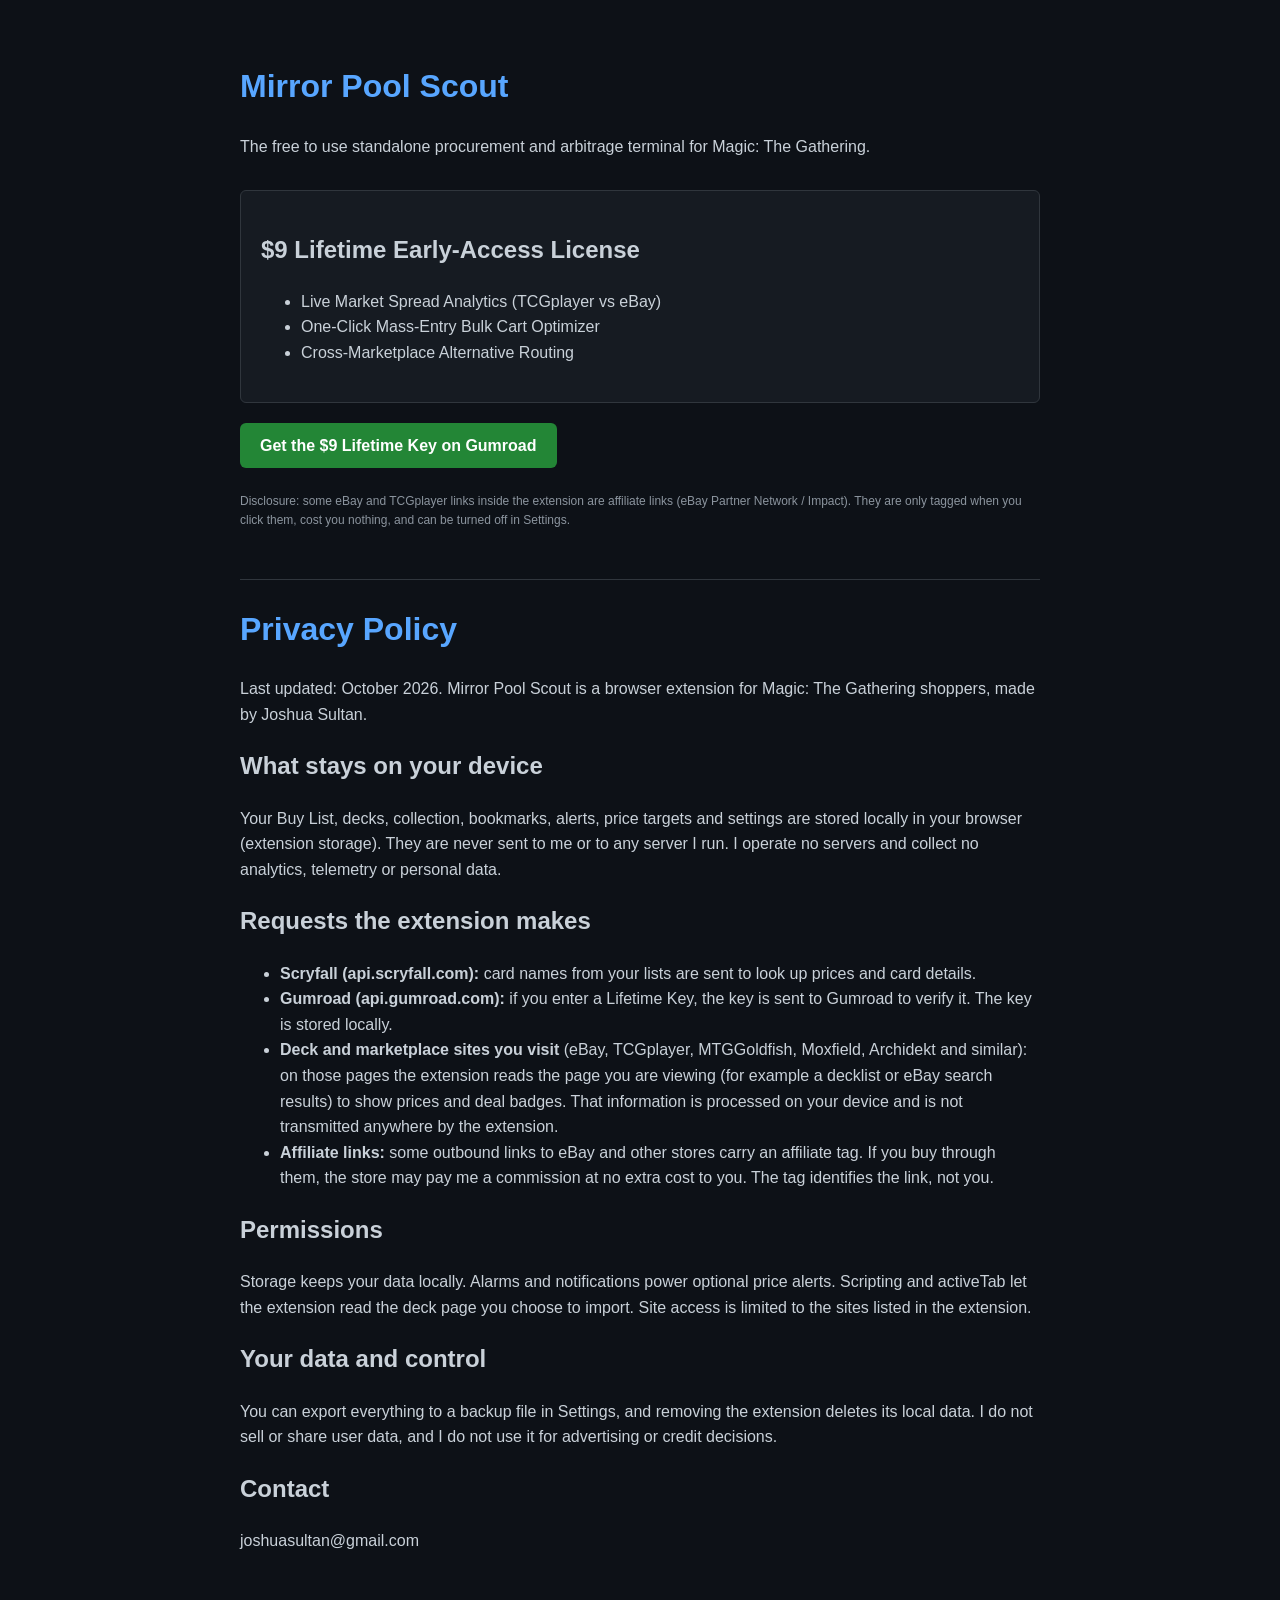
<file: docs/index.html>
<!DOCTYPE html>
<html lang="en">
<head>
    <meta charset="UTF-8">
    <meta name="viewport" content="width=device-width, initial-scale=1.0">
    <title>Mirror Pool Scout - MTG Arbitrage Terminal</title>
    <style>
        body { font-family: -apple-system, BlinkMacSystemFont, "Segoe UI", Roboto, Helvetica, Arial, sans-serif; background: #0d1117; color: #c9d1d9; margin: 0; padding: 40px; line-height: 1.6; }
        .container { max-width: 800px; margin: 0 auto; }
        h1 { color: #58a6ff; }
        .btn { display: inline-block; padding: 10px 20px; background: #238636; color: #fff; text-decoration: none; border-radius: 6px; font-weight: bold; margin-top: 20px; }
        .btn:hover { background: #2ea043; }
        .features { background: #161b22; padding: 20px; border-radius: 6px; margin-top: 30px; border: 1px solid #30363d; }
    </style>
</head>
<body>
    <div class="container">
        <h1>Mirror Pool Scout</h1>
        <p>The free to use standalone procurement and arbitrage terminal for Magic: The Gathering.</p>
        
        <div class="features">
            <h2>$9 Lifetime Early-Access License</h2>
            <ul>
                <li>Live Market Spread Analytics (TCGplayer vs eBay)</li>
                <li>One-Click Mass-Entry Bulk Cart Optimizer</li>
                <li>Cross-Marketplace Alternative Routing</li>
            </ul>
        </div>
        
        <a href="https://mrjoshua.gumroad.com/l/mirrorpoolscout" class="btn" rel="noopener">Get the $9 Lifetime Key on Gumroad</a>
        <p style="font-size:12px;color:#8b949e;margin-top:24px;">Disclosure: some eBay and TCGplayer links inside the extension are affiliate links (eBay Partner Network / Impact). They are only tagged when you click them, cost you nothing, and can be turned off in Settings.</p>

        <div id="privacy" style="margin-top:48px;padding-top:24px;border-top:1px solid #30363d;">
<h1 style="margin-top:0">Privacy Policy</h1>
<p>Last updated: October 2026. Mirror Pool Scout is a browser extension for Magic: The Gathering shoppers, made by Joshua Sultan.</p>
<h2>What stays on your device</h2>
<p>Your Buy List, decks, collection, bookmarks, alerts, price targets and settings are stored locally in your browser (extension storage). They are never sent to me or to any server I run. I operate no servers and collect no analytics, telemetry or personal data.</p>
<h2>Requests the extension makes</h2>
<ul>
<li><strong>Scryfall (api.scryfall.com):</strong> card names from your lists are sent to look up prices and card details.</li>
<li><strong>Gumroad (api.gumroad.com):</strong> if you enter a Lifetime Key, the key is sent to Gumroad to verify it. The key is stored locally.</li>
<li><strong>Deck and marketplace sites you visit</strong> (eBay, TCGplayer, MTGGoldfish, Moxfield, Archidekt and similar): on those pages the extension reads the page you are viewing (for example a decklist or eBay search results) to show prices and deal badges. That information is processed on your device and is not transmitted anywhere by the extension.</li>
<li><strong>Affiliate links:</strong> some outbound links to eBay and other stores carry an affiliate tag. If you buy through them, the store may pay me a commission at no extra cost to you. The tag identifies the link, not you.</li>
</ul>
<h2>Permissions</h2>
<p>Storage keeps your data locally. Alarms and notifications power optional price alerts. Scripting and activeTab let the extension read the deck page you choose to import. Site access is limited to the sites listed in the extension.</p>
<h2>Your data and control</h2>
<p>You can export everything to a backup file in Settings, and removing the extension deletes its local data. I do not sell or share user data, and I do not use it for advertising or credit decisions.</p>
<h2>Contact</h2>
<p>joshuasultan@gmail.com</p>
</div>
    </div>
</body>
</html>
</file>
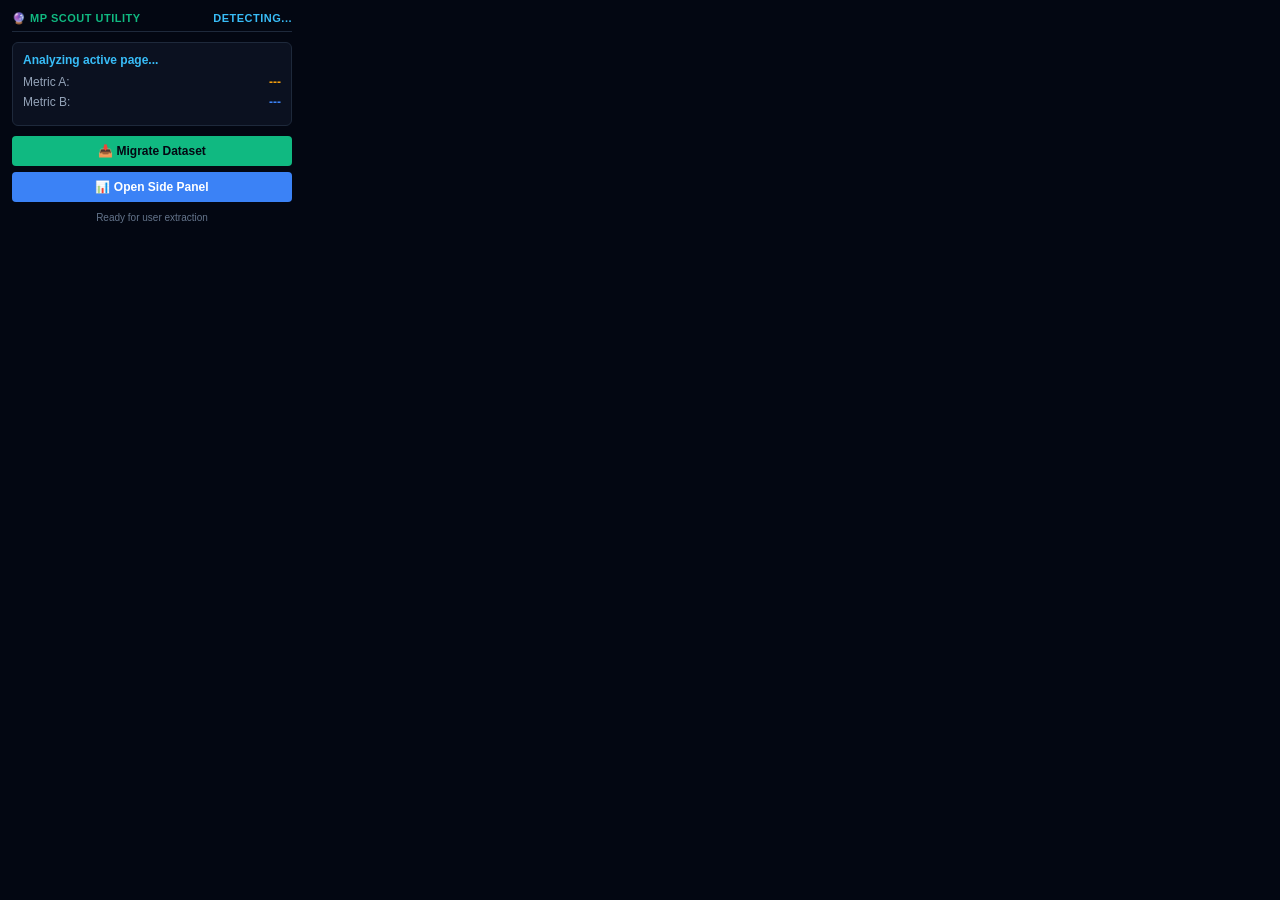
<file: popup.html>
<!DOCTYPE html>
<html lang="en">
<head>
    <meta charset="UTF-8">
    <title>Mirror Pool Scout Utility</title>
    <style>
        body {
            margin: 0;
            padding: 12px;
            width: 280px;
            background-color: #030712;
            color: #f8fafc;
            font-family: -apple-system, BlinkMacSystemFont, "Segoe UI", Roboto, sans-serif;
        }
        .header {
            font-size: 11px;
            font-weight: 700;
            color: #10b981;
            text-transform: uppercase;
            letter-spacing: 0.5px;
            margin-bottom: 10px;
            display: flex;
            justify-content: space-between;
            border-bottom: 1px solid #1e293b;
            padding-bottom: 6px;
        }
        .inspect-card {
            background: #0b1120;
            border: 1px solid #1e293b;
            border-radius: 6px;
            padding: 10px;
            margin-bottom: 10px;
            font-size: 12px;
        }
        .row {
            display: flex;
            justify-content: space-between;
            margin-bottom: 6px;
            color: #94a3b8;
        }
        .row span:last-child {
            color: #f8fafc;
            font-weight: 600;
        }
        .btn {
            width: 100%;
            background-color: #3b82f6;
            color: #fff;
            border: none;
            padding: 8px;
            border-radius: 4px;
            font-weight: 600;
            font-size: 12px;
            cursor: pointer;
            transition: background 0.2s;
            margin-bottom: 6px;
        }
        .btn:hover { background-color: #2563eb; }
        .btn-green { background-color: #10b981; color: #030712; }
        .btn-green:hover { background-color: #059669; color: white; }
        .status-msg {
            font-size: 10px;
            text-align: center;
            color: #64748b;
            margin-top: 4px;
        }
    </style>
</head>
<body>
    <div class="header">
        <span>🔮 MP SCOUT UTILITY</span>
        <span id="site-badge" style="color: #38bdf8;">Detecting...</span>
    </div>

    <div class="inspect-card">
        <div id="card-title" style="color: #38bdf8; font-weight: 700; margin-bottom: 8px; white-space: nowrap; overflow: hidden; text-overflow: ellipsis;">Analyzing active page...</div>
        <div class="row"><span id="label-a">Metric A:</span> <span id="val-a" style="color: #f59e0b;">---</span></div>
        <div class="row"><span id="label-b">Metric B:</span> <span id="val-b" style="color: #3b82f6;">---</span></div>
    </div>

    <button class="btn btn-green" id="migrate-btn">📥 Migrate Dataset</button>
    <button class="btn" id="open-dashboard-btn">📊 Open Side Panel</button>
    <div class="status-msg" id="status-text">Ready for user extraction</div>

    <script src="metrics-schema.js"></script>
    <script src="popup.js"></script>
</body>
</html>
</file>
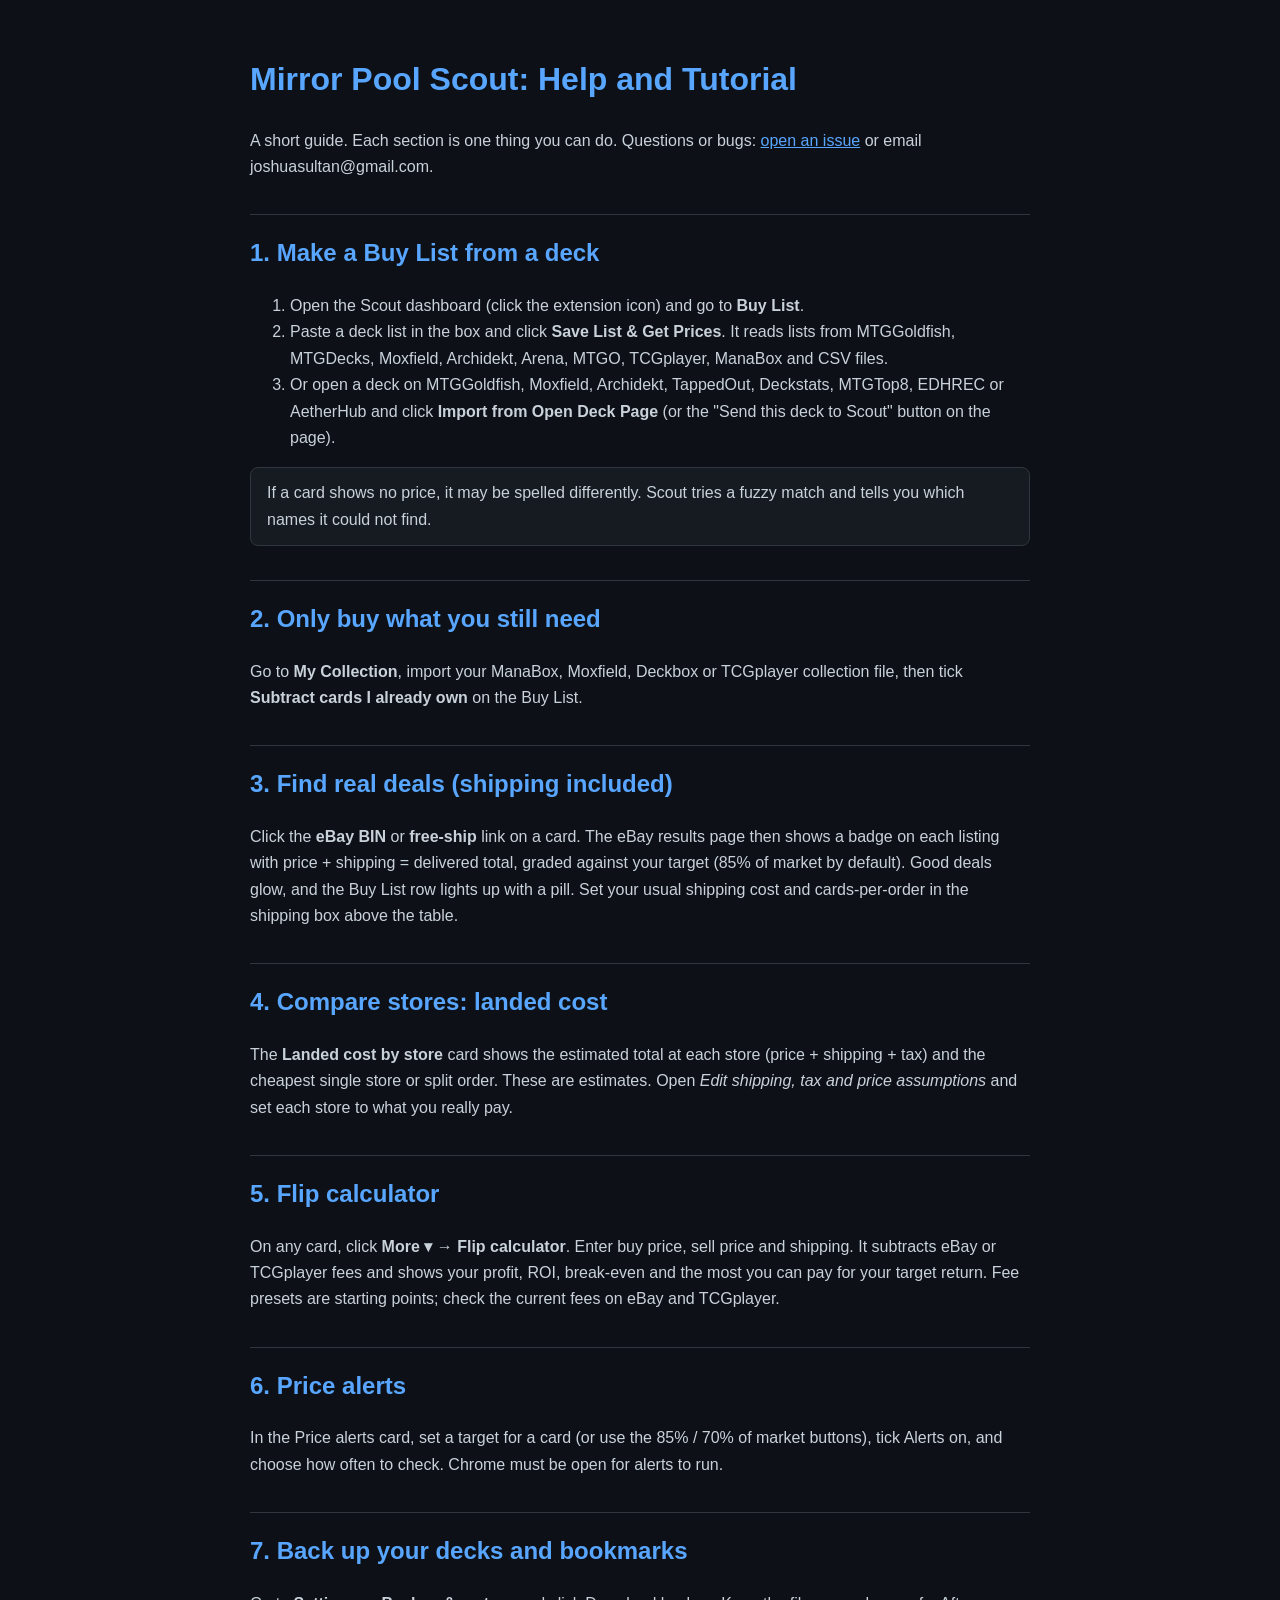
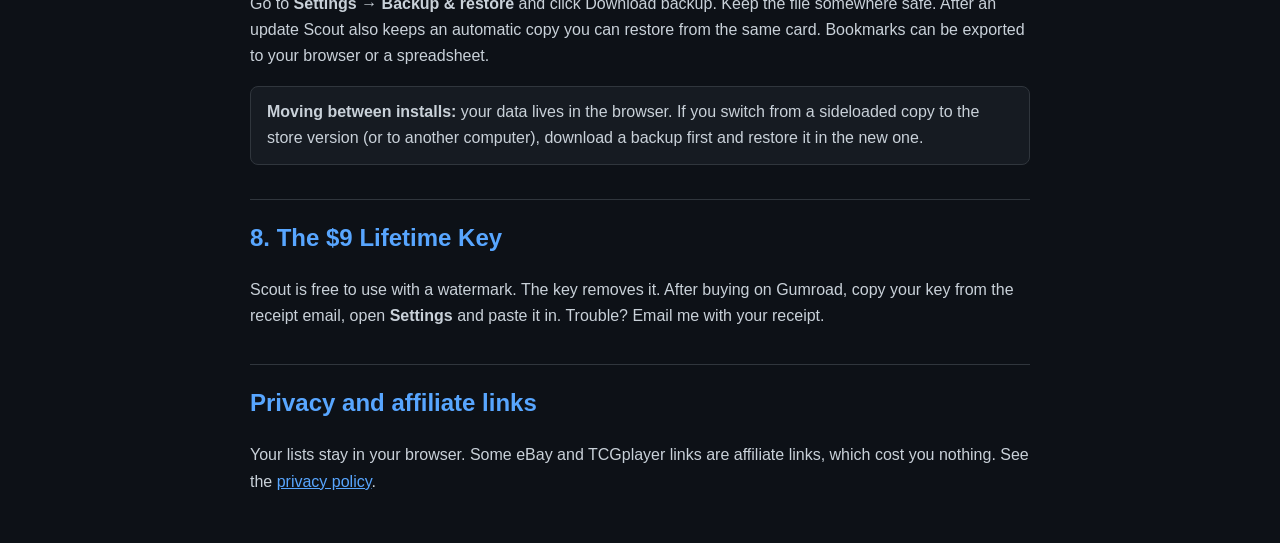
<file: docs/help.html>
<!DOCTYPE html>
<html lang="en"><head><meta charset="UTF-8"><meta name="viewport" content="width=device-width, initial-scale=1.0"><title>Mirror Pool Scout: Help and Tutorial</title>
<style>body{font-family:-apple-system,Segoe UI,Roboto,Arial,sans-serif;background:#0d1117;color:#c9d1d9;line-height:1.65;padding:24px}.c{max-width:780px;margin:0 auto}h1,h2{color:#58a6ff}h2{margin-top:34px;border-top:1px solid #30363d;padding-top:18px}a{color:#58a6ff}code{background:#161b22;padding:2px 6px;border-radius:4px}.box{background:#161b22;border:1px solid #30363d;border-radius:8px;padding:12px 16px}</style></head>
<body><div class="c">
<h1>Mirror Pool Scout: Help and Tutorial</h1>
<p>A short guide. Each section is one thing you can do. Questions or bugs: <a href="https://github.com/terratian/mirrorpool-scout/issues">open an issue</a> or email joshuasultan@gmail.com.</p>

<h2>1. Make a Buy List from a deck</h2>
<ol><li>Open the Scout dashboard (click the extension icon) and go to <strong>Buy List</strong>.</li>
<li>Paste a deck list in the box and click <strong>Save List &amp; Get Prices</strong>. It reads lists from MTGGoldfish, MTGDecks, Moxfield, Archidekt, Arena, MTGO, TCGplayer, ManaBox and CSV files.</li>
<li>Or open a deck on MTGGoldfish, Moxfield, Archidekt, TappedOut, Deckstats, MTGTop8, EDHREC or AetherHub and click <strong>Import from Open Deck Page</strong> (or the "Send this deck to Scout" button on the page).</li></ol>
<div class="box">If a card shows no price, it may be spelled differently. Scout tries a fuzzy match and tells you which names it could not find.</div>

<h2>2. Only buy what you still need</h2>
<p>Go to <strong>My Collection</strong>, import your ManaBox, Moxfield, Deckbox or TCGplayer collection file, then tick <strong>Subtract cards I already own</strong> on the Buy List.</p>

<h2>3. Find real deals (shipping included)</h2>
<p>Click the <strong>eBay BIN</strong> or <strong>free-ship</strong> link on a card. The eBay results page then shows a badge on each listing with price + shipping = delivered total, graded against your target (85% of market by default). Good deals glow, and the Buy List row lights up with a pill. Set your usual shipping cost and cards-per-order in the shipping box above the table.</p>

<h2>4. Compare stores: landed cost</h2>
<p>The <strong>Landed cost by store</strong> card shows the estimated total at each store (price + shipping + tax) and the cheapest single store or split order. These are estimates. Open <em>Edit shipping, tax and price assumptions</em> and set each store to what you really pay.</p>

<h2>5. Flip calculator</h2>
<p>On any card, click <strong>More ▾ → Flip calculator</strong>. Enter buy price, sell price and shipping. It subtracts eBay or TCGplayer fees and shows your profit, ROI, break-even and the most you can pay for your target return. Fee presets are starting points; check the current fees on eBay and TCGplayer.</p>

<h2>6. Price alerts</h2>
<p>In the Price alerts card, set a target for a card (or use the 85% / 70% of market buttons), tick Alerts on, and choose how often to check. Chrome must be open for alerts to run.</p>

<h2>7. Back up your decks and bookmarks</h2>
<p>Go to <strong>Settings → Backup &amp; restore</strong> and click Download backup. Keep the file somewhere safe. After an update Scout also keeps an automatic copy you can restore from the same card. Bookmarks can be exported to your browser or a spreadsheet.</p>
<div class="box"><strong>Moving between installs:</strong> your data lives in the browser. If you switch from a sideloaded copy to the store version (or to another computer), download a backup first and restore it in the new one.</div>

<h2>8. The $9 Lifetime Key</h2>
<p>Scout is free to use with a watermark. The key removes it. After buying on Gumroad, copy your key from the receipt email, open <strong>Settings</strong> and paste it in. Trouble? Email me with your receipt.</p>

<h2>Privacy and affiliate links</h2>
<p>Your lists stay in your browser. Some eBay and TCGplayer links are affiliate links, which cost you nothing. See the <a href="index.html#privacy">privacy policy</a>.</p>
</div></body></html>
</file>
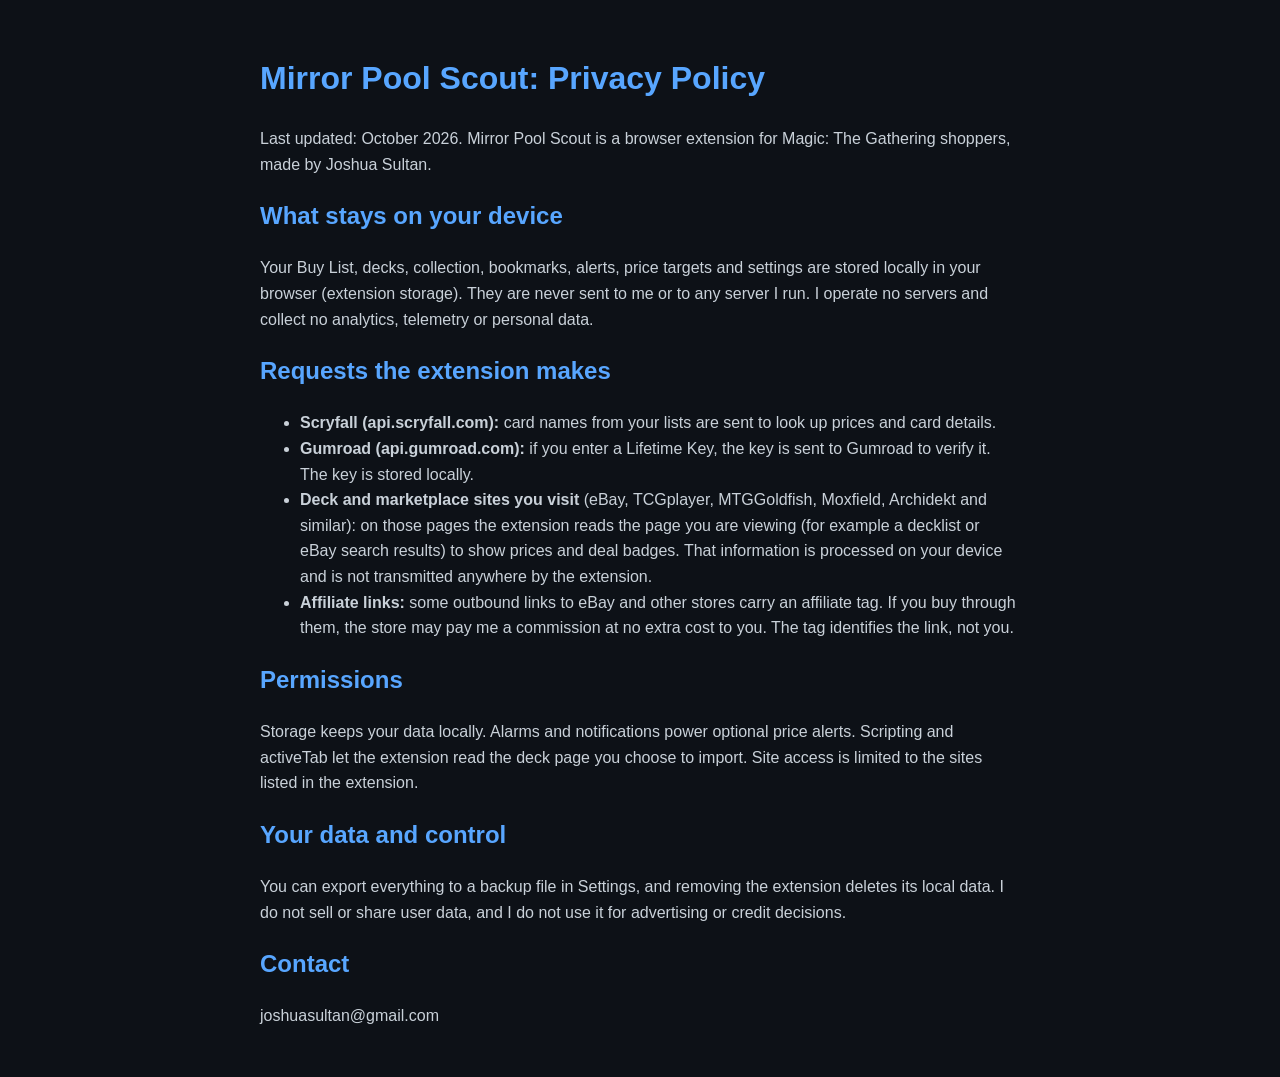
<file: docs/privacy.html>
<!DOCTYPE html>
<html lang="en"><head><meta charset="UTF-8"><meta name="viewport" content="width=device-width, initial-scale=1.0"><title>Mirror Pool Scout Privacy Policy</title>
<style>body{font-family:-apple-system,Segoe UI,Roboto,Arial,sans-serif;background:#0d1117;color:#c9d1d9;line-height:1.6;padding:24px}.c{max-width:760px;margin:0 auto}h1,h2{color:#58a6ff}a{color:#58a6ff}</style></head>
<body><div class="c">
<h1>Mirror Pool Scout: Privacy Policy</h1>
<p>Last updated: October 2026. Mirror Pool Scout is a browser extension for Magic: The Gathering shoppers, made by Joshua Sultan.</p>
<h2>What stays on your device</h2>
<p>Your Buy List, decks, collection, bookmarks, alerts, price targets and settings are stored locally in your browser (extension storage). They are never sent to me or to any server I run. I operate no servers and collect no analytics, telemetry or personal data.</p>
<h2>Requests the extension makes</h2>
<ul>
<li><strong>Scryfall (api.scryfall.com):</strong> card names from your lists are sent to look up prices and card details.</li>
<li><strong>Gumroad (api.gumroad.com):</strong> if you enter a Lifetime Key, the key is sent to Gumroad to verify it. The key is stored locally.</li>
<li><strong>Deck and marketplace sites you visit</strong> (eBay, TCGplayer, MTGGoldfish, Moxfield, Archidekt and similar): on those pages the extension reads the page you are viewing (for example a decklist or eBay search results) to show prices and deal badges. That information is processed on your device and is not transmitted anywhere by the extension.</li>
<li><strong>Affiliate links:</strong> some outbound links to eBay and other stores carry an affiliate tag. If you buy through them, the store may pay me a commission at no extra cost to you. The tag identifies the link, not you.</li>
</ul>
<h2>Permissions</h2>
<p>Storage keeps your data locally. Alarms and notifications power optional price alerts. Scripting and activeTab let the extension read the deck page you choose to import. Site access is limited to the sites listed in the extension.</p>
<h2>Your data and control</h2>
<p>You can export everything to a backup file in Settings, and removing the extension deletes its local data. I do not sell or share user data, and I do not use it for advertising or credit decisions.</p>
<h2>Contact</h2>
<p>joshuasultan@gmail.com</p>
</div></body></html>
</file>
